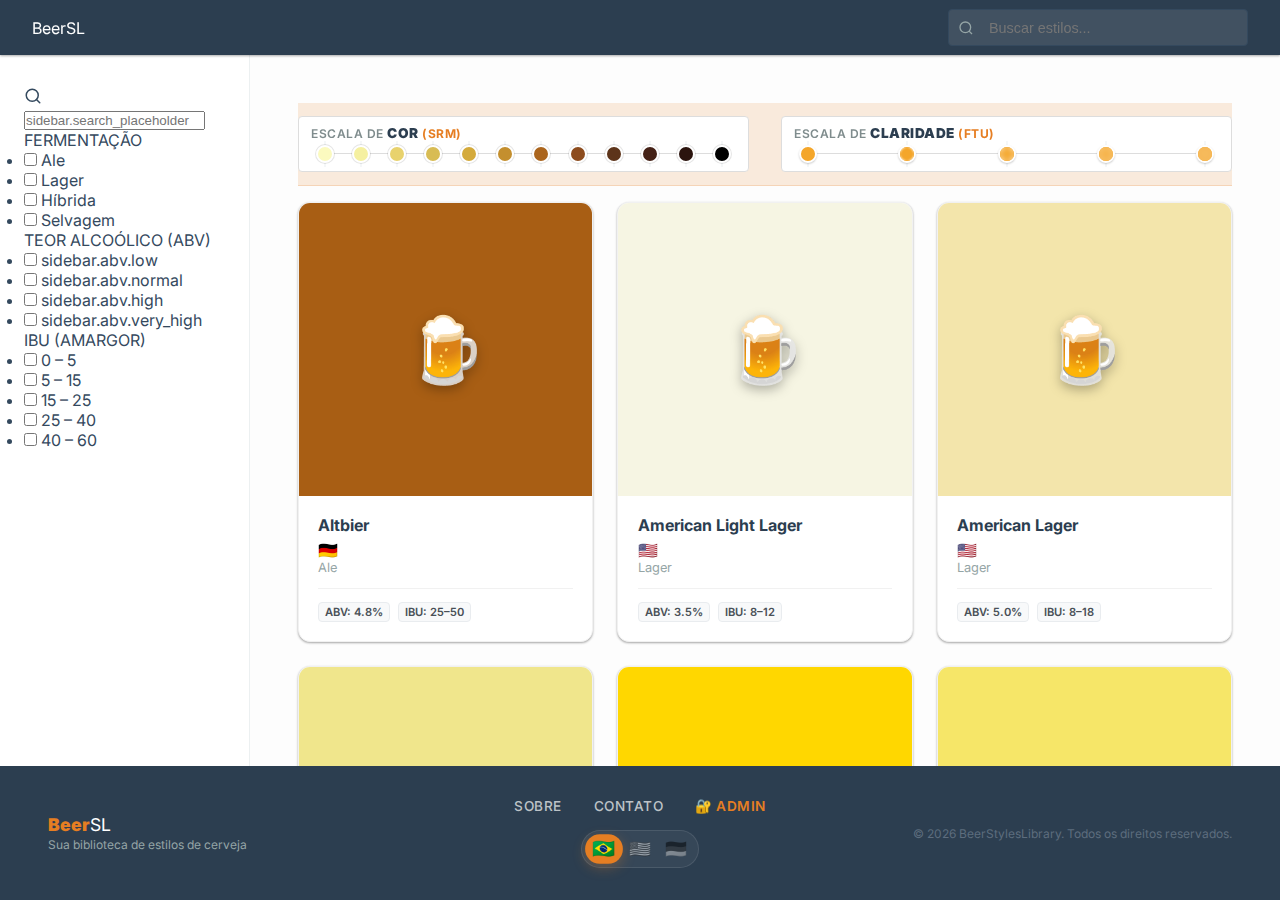
<file: index.html>
<!DOCTYPE html>
<html lang="pt-BR">

<head>
    <meta charset="UTF-8">
    <meta name="viewport" content="width=device-width, initial-scale=1.0">
    <title>BeerStylesLibrary | Guia Completo de Estilos de Cerveja</title>

    <!-- Fonts -->
    <link rel="preconnect" href="https://fonts.googleapis.com">
    <link rel="preconnect" href="https://fonts.gstatic.com" crossorigin>
    <link href="https://fonts.googleapis.com/css2?family=Inter:wght@400;500;600;700;900&display=swap" rel="stylesheet">
    <!-- Font for Hero Text -->
    <link href="https://fonts.googleapis.com/css2?family=Alfa+Slab+One&display=swap" rel="stylesheet">

    <!-- Styles -->
    <link rel="stylesheet" href="css/variables.css?v=26">
    <link rel="stylesheet" href="css/styles.css?v=26">

    <script type="module" src="js/app.js?v=3" defer></script>
</head>

<body>
    <div class="app-container">
        <!-- Header (Sticky) -->
        <header id="main-header" class="main-header"></header>

        <div class="main-layout">
            <!-- Sidebar (Sticky) -->
            <aside id="sidebar" class="sidebar"></aside>

            <!-- Main Content (Scrollable) -->
            <main class="content-area">
                <!-- Hero Section -->
                <div id="hero-section" class="hero-section"></div>

                <!-- Rulers (Sticky within content) -->
                <div id="reference-rulers"></div>
                <div id="filters-bar" class="filters-bar"></div>
                <!-- Grid (Scrollable) -->
                <div id="beer-grid" class="beer-grid"></div>
            </main>
        </div>

        <!-- Footer (Scrollable, contains language switcher) -->
        <footer id="main-footer" class="main-footer"></footer>
    </div>

    <!-- Modal Container -->
    <div id="modal-container" class="modal-container hidden"></div>
</body>

</html>
</file>
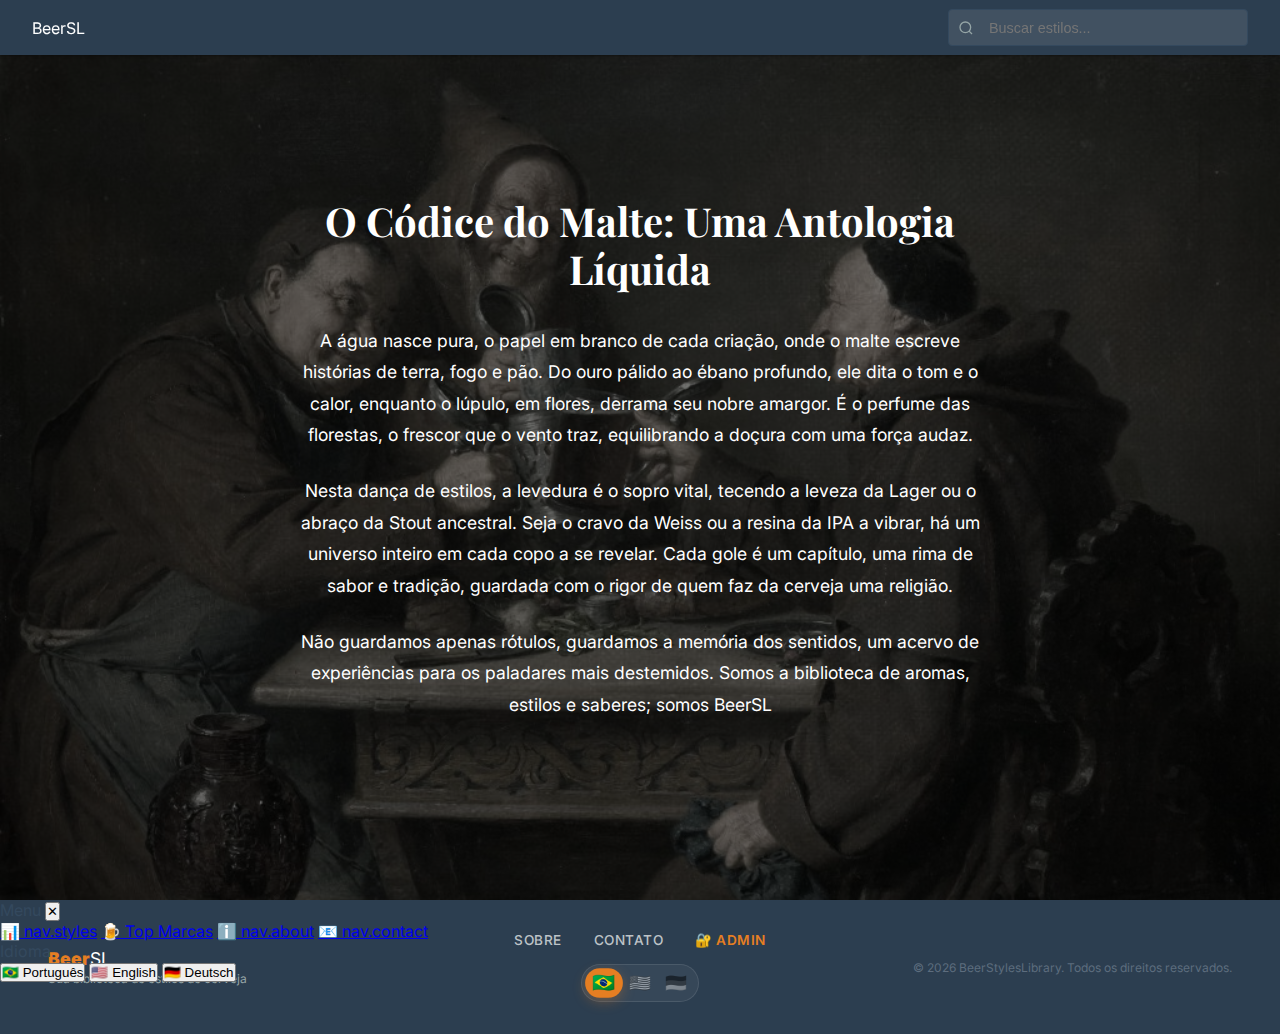
<file: about.html>
<!DOCTYPE html>
<html lang="pt-BR">

<head>
    <meta charset="UTF-8">
    <meta name="viewport" content="width=device-width, initial-scale=1.0">
    <title>BeerStylesLibrary | Sobre</title>

    <!-- Fonts -->
    <link rel="preconnect" href="https://fonts.googleapis.com">
    <link rel="preconnect" href="https://fonts.gstatic.com" crossorigin>
    <link href="https://fonts.googleapis.com/css2?family=Inter:wght@400;500;600;700;900&display=swap" rel="stylesheet">
    <!-- Playfair Display for Elegant Text (Bonus) -->
    <link href="https://fonts.googleapis.com/css2?family=Playfair+Display:ital,wght@0,400;0,700;1,400&display=swap"
        rel="stylesheet">


    <!-- Styles -->
    <link rel="stylesheet" href="css/variables.css?v=46">
    <link rel="stylesheet" href="css/styles.css?v=46">
    <style>
        /* Embedded CSS for About Page Specifics */
        .about-main {
            flex: 1;
            display: flex;
            align-items: center;
            justify-content: center;
            padding: 4rem 2rem;
            min-height: calc(100vh - var(--header-height));
            background-image: url('img/about-bg.jpg');
            background-size: cover;
            background-position: center;
            background-repeat: no-repeat;
            position: relative;
        }

        .about-main::before {
            content: '';
            position: absolute;
            top: 0;
            left: 0;
            right: 0;
            bottom: 0;
            background: rgba(0, 0, 0, 0.5);
            z-index: 1;
        }

        .about-container {
            max-width: 800px;
            text-align: center;
            position: relative;
            z-index: 2;
            background: transparent;
            padding: 3rem;
            border-radius: 0;
            box-shadow: none;
            margin-top: -1cm;
        }

        .about-title {
            font-family: 'Playfair Display', serif;
            font-size: 2.5rem;
            color: #ffffff;
            margin-bottom: 2rem;
            line-height: 1.2;
            font-weight: 700;
        }

        .about-text {
            font-family: 'Inter', sans-serif;
            font-size: 1.1rem;
            line-height: 1.8;
            color: #ffffff;
            margin-bottom: 1.5rem;
            text-align: center;
        }

        .about-text:last-of-type {
            margin-bottom: 0;
        }

        /* Footer styles removed (moved to global styles) */
    </style>

    <script type="module" src="js/app.js" defer></script>
</head>

<body>
    <div class="app-container">
        <!-- Header (Sticky) -->
        <!-- Unified Header -->
        <header id="main-header" class="main-header">
            <div class="header-left">
                <a href="index.html" class="header-logo">
                    <span class="logo-text">Beer<span class="logo-accent">SL</span></span>
                </a>
            </div>
            <div class="header-nav-pills">
                <nav class="nav-pills">
                    <a href="index.html" class="nav-pill">
                        📊 <span data-i18n="nav.styles">Estilos</span>
                    </a>
                    <a href="top-brands.html" class="nav-pill">
                        🍺 <span data-i18n="nav.brands">Top Brands</span>
                    </a>
                    <a href="about.html" class="nav-pill active">
                        ℹ️ <span data-i18n="nav.about">Sobre</span>
                    </a>
                    <a href="contact.html" class="nav-pill">
                        📧 <span data-i18n="nav.contact">Contato</span>
                    </a>
                </nav>
            </div>
            <div class="header-right">
                <button class="menu-toggle" id="menu-toggle" onclick="window.beerslOpenMenu()">
                    <span></span>
                    <span></span>
                    <span></span>
                </button>
            </div>
        </header>

        <!-- Main Content -->
        <main class="about-main">
            <div class="about-container">
                <h1 class="about-title" data-i18n="about.title"></h1>
                <p class="about-text" data-i18n="about.p1"></p>
                <p class="about-text" data-i18n="about.p2"></p>
                <p class="about-text" data-i18n="about.p3"></p>
            </div>
        </main>

        <!-- Footer -->
        <!-- Unified Footer -->
        <footer id="main-footer" class="main-footer">
            <div class="footer-content">
                <div class="footer-brand">
                    <span class="footer-logo">Beer<span class="logo-accent">SL</span></span>
                    <p class="footer-tagline" data-i18n="footer.tagline">Sua enciclopédia definitiva de cervejas.</p>
                </div>
                <div class="footer-links">
                    <a href="index.html" data-i18n="nav.styles">Estilos</a>
                    <a href="top-brands.html" data-i18n="nav.brands">Top Brands</a>
                    <a href="about.html" data-i18n="nav.about">Sobre</a>
                    <a href="contact.html" data-i18n="nav.contact">Contato</a>
                </div>
                <div class="footer-copyright">
                    &copy; 2024 BeerSL. <span data-i18n="footer.rights">Todos os direitos reservados.</span>
                </div>
            </div>
        </footer>
    </div>

    <!-- Empty Modal Container just in case app.js references it -->
    <div id="modal-container" class="modal-container hidden"></div>
    <!-- Mobile Sidebar -->
    <aside id="mobile-sidebar" class="mobile-sidebar">
        <div class="sidebar-header">
            <span class="sidebar-title">Menu</span>
            <button class="sidebar-close" id="sidebar-close" onclick="window.beerslCloseMenu()">✕</button>
        </div>
        <nav class="sidebar-nav">
            <a href="index.html" class="sidebar-link">📊 <span data-i18n="nav.styles">Estilos</span></a>
            <a href="top-brands.html" class="sidebar-link">🍺 <span data-i18n="nav.brands">Top Brands</span></a>
            <a href="about.html" class="sidebar-link active">ℹ️ <span data-i18n="nav.about">Sobre</span></a>
            <a href="contact.html" class="sidebar-link">📧 <span data-i18n="nav.contact">Contato</span></a>
        </nav>
        <div class="sidebar-lang">
            <p class="sidebar-lang-label" data-i18n="menu.language">Idioma</p>
            <div class="sidebar-lang-btns">
                <button class="lang-btn-sidebar" data-lang="pt-BR">🇧🇷 <span
                        data-i18n="lang.pt">Português</span></button>
                <button class="lang-btn-sidebar" data-lang="en">🇺🇸 <span data-i18n="lang.en">English</span></button>
                <button class="lang-btn-sidebar" data-lang="de">🇩🇪 <span data-i18n="lang.de">Deutsch</span></button>
            </div>
        </div>
        <!-- Theme menu removed -->
    </aside>
    <div id="sidebar-overlay" class="sidebar-overlay" onclick="window.beerslCloseMenu()"></div>

    <script type="module">
        import { i18n } from './js/i18n/i18n.js';

        // Define Globals immediately
        window.beerslOpenMenu = function () {
            const sidebar = document.getElementById('mobile-sidebar');
            const overlay = document.getElementById('sidebar-overlay');
            if (sidebar) sidebar.classList.add('open');
            if (overlay) overlay.classList.add('active');
            document.body.style.overflow = 'hidden';
            console.log('Menu Open (Global)');
        };

        window.beerslCloseMenu = function () {
            const sidebar = document.getElementById('mobile-sidebar');
            const overlay = document.getElementById('sidebar-overlay');
            if (sidebar) sidebar.classList.remove('open');
            if (overlay) overlay.classList.remove('active');
            document.body.style.overflow = '';
            console.log('Menu Close (Global)');
        };

        // Execute initialization
        (function () {
            document.documentElement.removeAttribute('data-theme');

            // Language Buttons
            const sidebarLangBtns = document.querySelectorAll('.lang-btn-sidebar');
            if (sidebarLangBtns.length > 0) {
                sidebarLangBtns.forEach(btn => {
                    btn.addEventListener('click', () => {
                        const lang = btn.dataset.lang;
                        i18n.setLang(lang);
                        updateActiveFlags(lang);
                        window.beerslCloseMenu();
                    });
                });

                // Init active flag
                const currentLang = localStorage.getItem('beersl-lang') || 'pt-BR';
                updateActiveFlags(currentLang);
            }

            function updateActiveFlags(lang) {
                const allLangBtns = document.querySelectorAll('.lang-btn-sidebar');
                allLangBtns.forEach(btn => {
                    const isActive = btn.dataset.lang === lang || (lang.startsWith('pt') && btn.dataset.lang === 'pt-BR');
                    if (isActive) btn.classList.add('active');
                    else btn.classList.remove('active');
                });
            }

            // Init Translations
            i18n.init();
        })();
    </script>
</body>

</html>
</file>
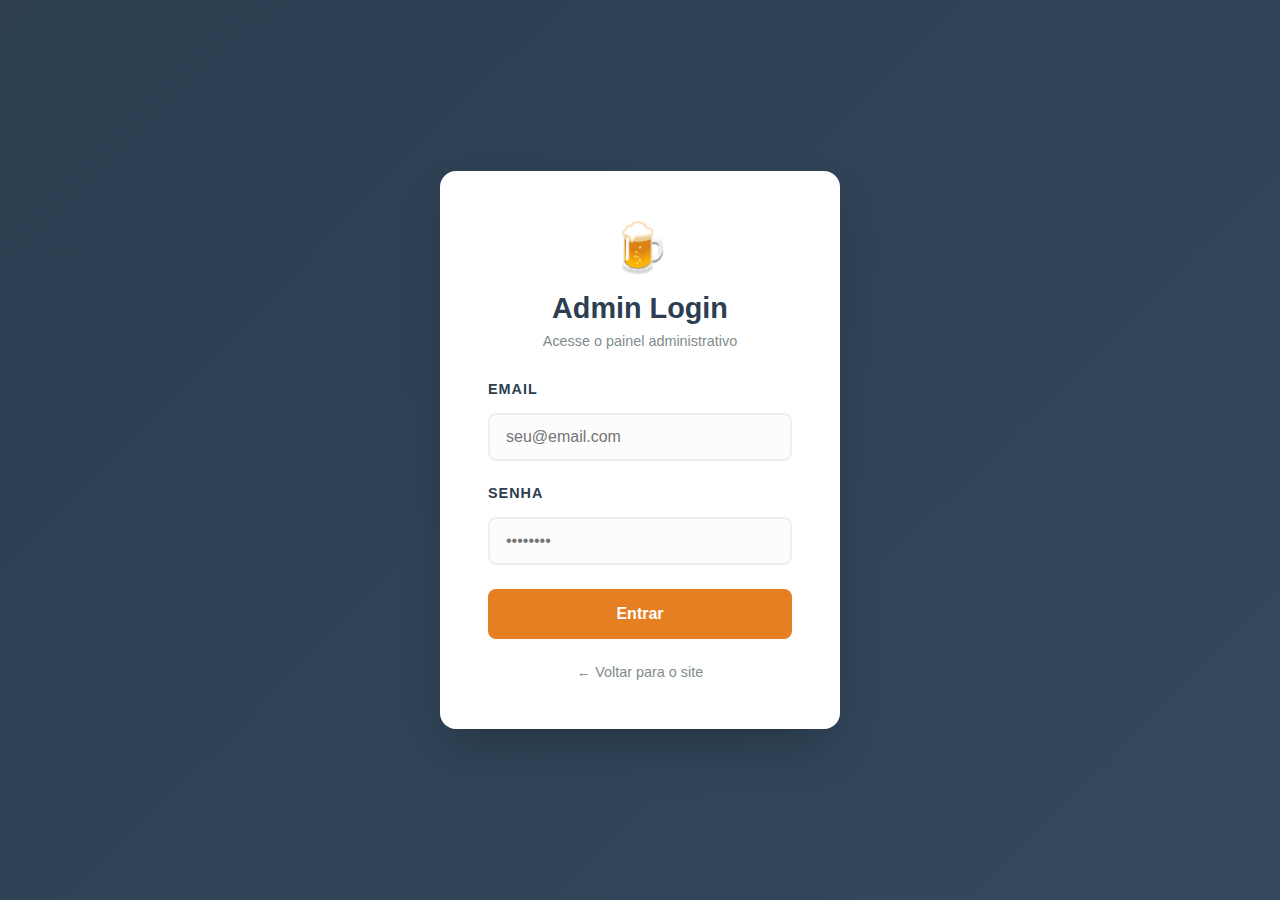
<file: admin.html>
<!DOCTYPE html>
<html lang="pt-BR">
<head>
    <meta charset="UTF-8">
    <meta name="viewport" content="width=device-width, initial-scale=1.0">
    <title>Admin Login | BeerStylesLibrary</title>
    <link rel="stylesheet" href="css/variables.css">
    <link rel="stylesheet" href="css/styles.css">
    <style>
        body {
            margin: 0;
            font-family: 'Inter', -apple-system, BlinkMacSystemFont, 'Segoe UI', sans-serif;
            background: linear-gradient(135deg, #2c3e50 0%, #34495e 100%);
            min-height: 100vh;
            display: flex;
            align-items: center;
            justify-content: center;
        }
        
        .login-container {
            background: white;
            border-radius: 16px;
            box-shadow: 0 25px 50px -12px rgba(0, 0, 0, 0.25);
            padding: 3rem;
            width: 90%;
            max-width: 400px;
        }
        
        .login-header {
            text-align: center;
            margin-bottom: 2rem;
        }
        
        .login-header h1 {
            margin: 0 0 0.5rem 0;
            color: #2c3e50;
            font-size: 1.8rem;
        }
        
        .login-header .beer-icon {
            font-size: 3rem;
            margin-bottom: 1rem;
        }
        
        .login-header p {
            margin: 0;
            color: #7f8c8d;
            font-size: 0.9rem;
        }
        
        .form-group {
            margin-bottom: 1.5rem;
        }
        
        .form-group label {
            display: block;
            margin-bottom: 0.5rem;
            color: #2c3e50;
            font-weight: 600;
            font-size: 0.9rem;
        }
        
        .form-group input {
            width: 100%;
            padding: 0.8rem 1rem;
            border: 2px solid #ecf0f1;
            border-radius: 8px;
            font-size: 1rem;
            transition: border-color 0.2s;
            box-sizing: border-box;
        }
        
        .form-group input:focus {
            outline: none;
            border-color: var(--color-primary, #e67e22);
        }
        
        .login-button {
            width: 100%;
            padding: 1rem;
            background: var(--color-primary, #e67e22);
            color: white;
            border: none;
            border-radius: 8px;
            font-size: 1rem;
            font-weight: 600;
            cursor: pointer;
            transition: background 0.2s;
        }
        
        .login-button:hover {
            background: #d35400;
        }
        
        .login-button:disabled {
            background: #bdc3c7;
            cursor: not-allowed;
        }
        
        .error-message {
            background: #fee;
            color: #c33;
            padding: 0.8rem 1rem;
            border-radius: 8px;
            margin-bottom: 1rem;
            font-size: 0.9rem;
            display: none;
        }
        
        .error-message.show {
            display: block;
        }
        
        .back-link {
            text-align: center;
            margin-top: 1.5rem;
        }
        
        .back-link a {
            color: #7f8c8d;
            text-decoration: none;
            font-size: 0.9rem;
        }
        
        .back-link a:hover {
            color: var(--color-primary, #e67e22);
        }
        
        .loading {
            display: none;
            text-align: center;
            margin-top: 1rem;
            color: #7f8c8d;
        }
        
        .loading.show {
            display: block;
        }
    </style>
</head>
<body>
    <div class="login-container">
        <div class="login-header">
            <div class="beer-icon">🍺</div>
            <h1>Admin Login</h1>
            <p>Acesse o painel administrativo</p>
        </div>
        
        <div class="error-message" id="error-message"></div>
        
        <form id="login-form">
            <div class="form-group">
                <label for="email">Email</label>
                <input 
                    type="email" 
                    id="email" 
                    name="email" 
                    placeholder="seu@email.com"
                    required
                    autocomplete="email"
                >
            </div>
            
            <div class="form-group">
                <label for="password">Senha</label>
                <input 
                    type="password" 
                    id="password" 
                    name="password" 
                    placeholder="••••••••"
                    required
                    autocomplete="current-password"
                >
            </div>
            
            <button type="submit" class="login-button" id="login-button">
                Entrar
            </button>
            
            <div class="loading" id="loading">
                Fazendo login...
            </div>
        </form>
        
        <div class="back-link">
            <a href="index.html">← Voltar para o site</a>
        </div>
    </div>
    
    <script type="module">
        import { login, getRedirectAfterLogin } from './js/services/auth.js';
        
        const form = document.getElementById('login-form');
        const emailInput = document.getElementById('email');
        const passwordInput = document.getElementById('password');
        const loginButton = document.getElementById('login-button');
        const errorMessage = document.getElementById('error-message');
        const loading = document.getElementById('loading');
        
        // Show error message
        function showError(message) {
            errorMessage.textContent = message;
            errorMessage.classList.add('show');
        }
        
        // Hide error message
        function hideError() {
            errorMessage.classList.remove('show');
        }
        
        // Handle form submission
        form.addEventListener('submit', async (e) => {
            e.preventDefault();
            hideError();
            
            const email = emailInput.value.trim();
            const password = passwordInput.value;
            
            if (!email || !password) {
                showError('Por favor, preencha todos os campos');
                return;
            }
            
            // Disable button and show loading
            loginButton.disabled = true;
            loginButton.textContent = 'Entrando...';
            loading.classList.add('show');
            
            try {
                // Attempt login
                await login(email, password);
                
                // Success! Redirect to dashboard or stored URL
                const redirectUrl = getRedirectAfterLogin();
                window.location.href = redirectUrl;
            } catch (error) {
                // Show error
                console.error('Login failed:', error);
                showError(error.message || 'Erro ao fazer login. Verifique suas credenciais.');
                
                // Re-enable button
                loginButton.disabled = false;
                loginButton.textContent = 'Entrar';
                loading.classList.remove('show');
            }
        });
    </script>
</body>
</html>
</file>
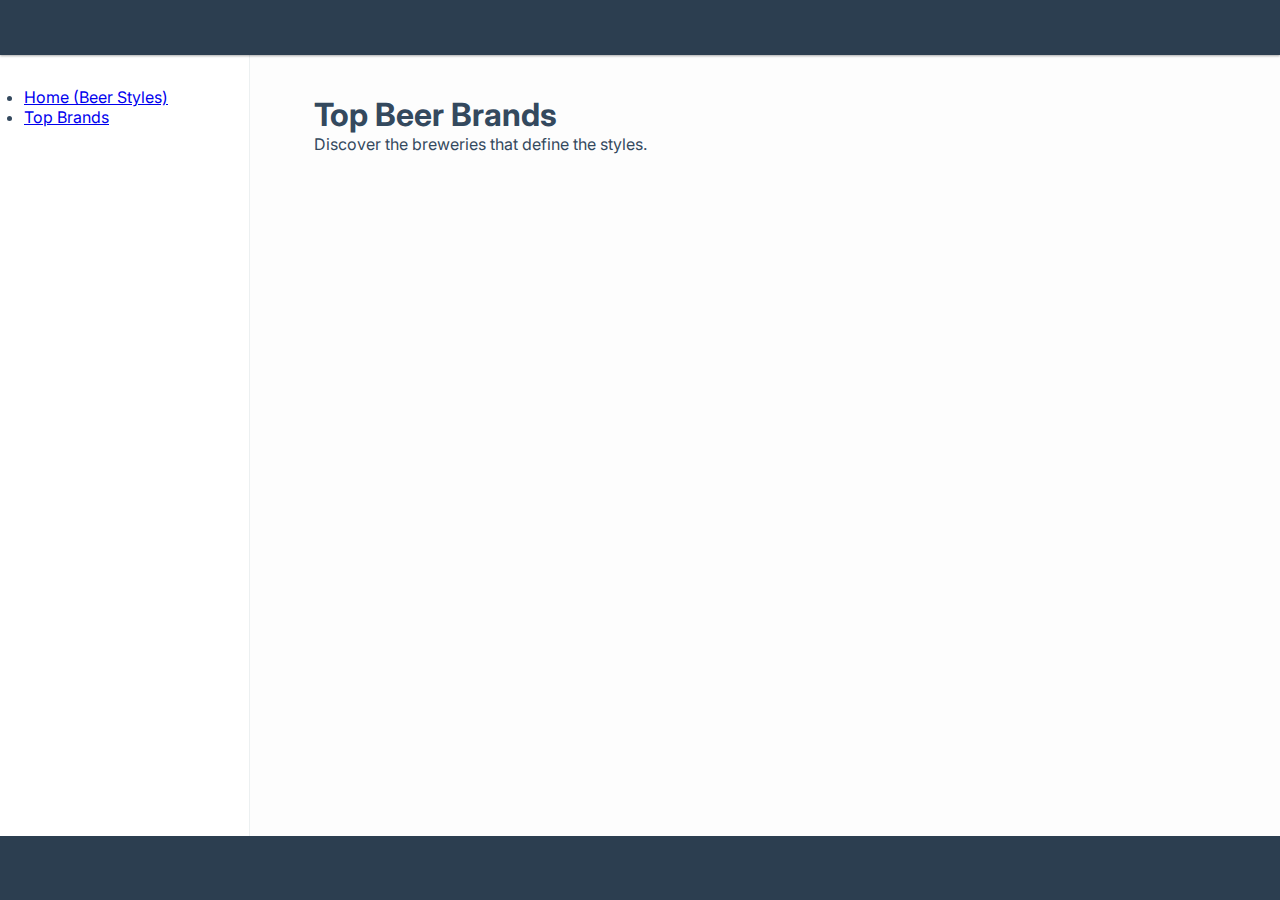
<file: brands.html>
<!DOCTYPE html>
<html lang="pt-BR">

<head>
    <meta charset="UTF-8">
    <meta name="viewport" content="width=device-width, initial-scale=1.0">
    <title>BeerStylesLibrary | Top Beer Brands</title>

    <!-- Fonts -->
    <link rel="preconnect" href="https://fonts.googleapis.com">
    <link rel="preconnect" href="https://fonts.gstatic.com" crossorigin>
    <link href="https://fonts.googleapis.com/css2?family=Inter:wght@400;500;600;700;900&display=swap" rel="stylesheet">
    <!-- Font for Hero Text -->
    <link href="https://fonts.googleapis.com/css2?family=Alfa+Slab+One&display=swap" rel="stylesheet">
    <!-- Font for Header Title -->
    <link href="https://fonts.googleapis.com/css2?family=Almendra:wght@700&display=swap" rel="stylesheet">

    <!-- Styles -->
    <link rel="stylesheet" href="css/variables.css?v=44">
    <link rel="stylesheet" href="css/styles.css?v=44">

    <!-- Brand Specific Script -->
    <script type="module" src="js/brands-app.js?v=1" defer></script>
</head>

<body>
    <div class="app-container">
        <!-- Header (Sticky) -->
        <header id="main-header" class="main-header"></header>

        <div class="main-layout">
            <!-- Sidebar (Sticky) -->
            <aside id="sidebar" class="sidebar">
                <!-- Navigation inserted by js/brands-app.js -->
                <nav class="sidebar-nav">
                    <ul>
                        <li><a href="index.html" id="nav-home">Home (Beer Styles)</a></li>
                        <li><a href="brands.html" id="nav-brands" class="active">Top Brands</a></li>
                    </ul>
                </nav>
            </aside>

            <!-- Main Content (Scrollable) -->
            <main class="content-area">
                <!-- Hero Section -->
                <div class="hero-section">
                    <h1 id="brands-hero-title">Top Beer Brands</h1>
                    <p id="brands-hero-subtitle">Discover the breweries that define the styles.</p>
                </div>

                <!-- Brands Grid -->
                <div id="brands-grid" class="brands-grid"></div>
            </main>
        </div>

        <!-- Footer (Scrollable) -->
        <footer id="main-footer" class="main-footer"></footer>
    </div>
</body>

</html>
</file>
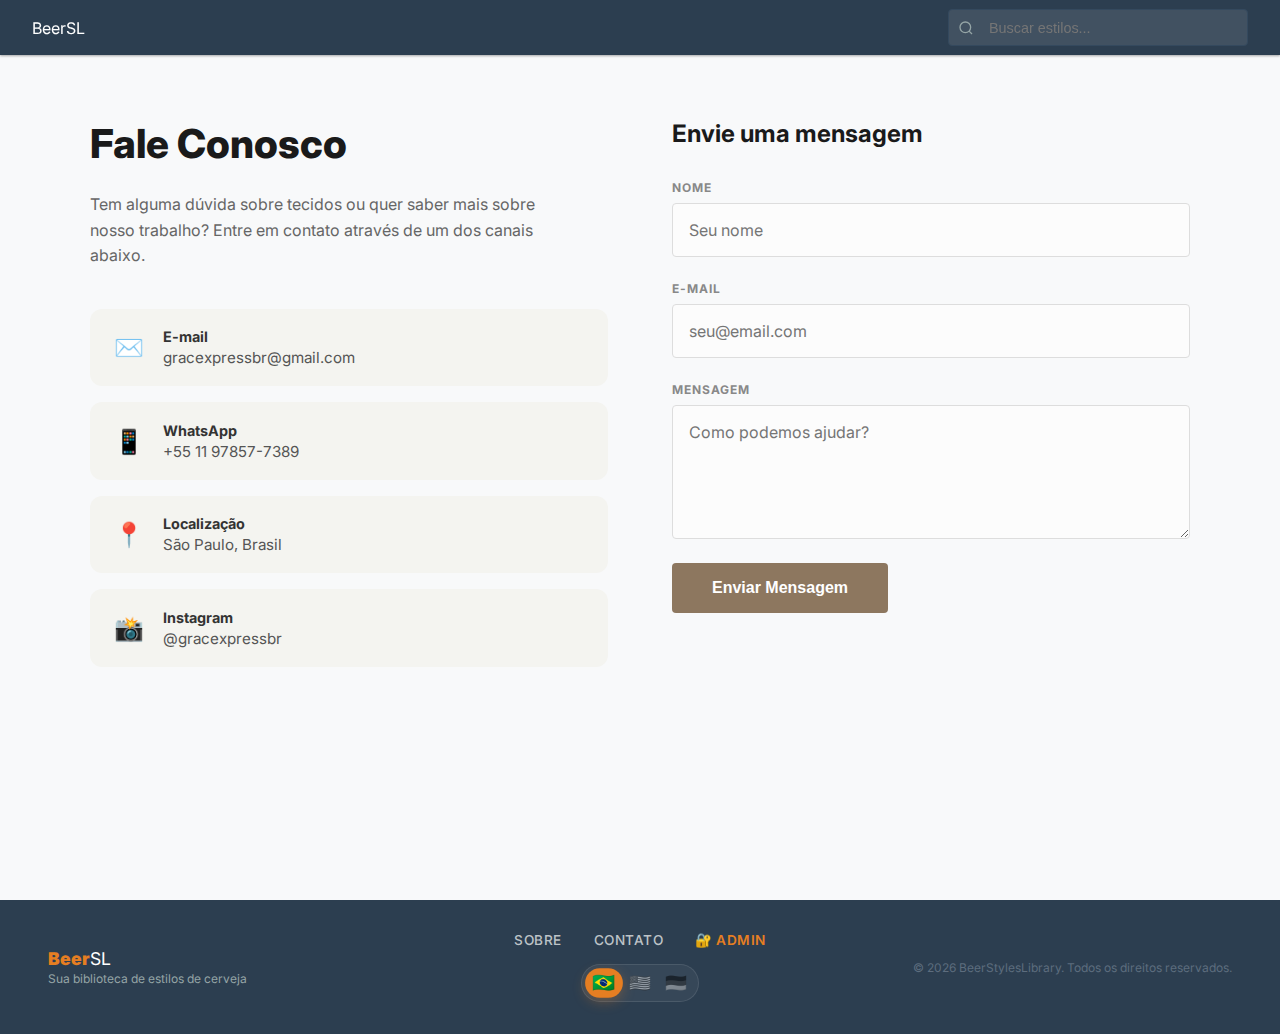
<file: contact.html>
<!DOCTYPE html>
<html lang="pt-BR">

<head>
    <meta charset="UTF-8">
    <meta name="viewport" content="width=device-width, initial-scale=1.0">
    <title>BeerStylesLibrary | Fale Conosco</title>

    <!-- Fonts -->
    <link rel="preconnect" href="https://fonts.googleapis.com">
    <link rel="preconnect" href="https://fonts.gstatic.com" crossorigin>
    <link href="https://fonts.googleapis.com/css2?family=Inter:wght@400;500;600;700;900&display=swap" rel="stylesheet">
    <link href="https://fonts.googleapis.com/css2?family=Playfair+Display:ital,wght@0,400;0,700;1,400&display=swap"
        rel="stylesheet">

    <!-- Styles -->
    <link rel="stylesheet" href="css/variables.css">
    <link rel="stylesheet" href="css/styles.css">

    <script type="module" src="js/app.js" defer></script>
</head>

<body>
    <div class="app-container">
        <!-- Header (Sticky) -->
        <header id="main-header" class="main-header"></header>

        <!-- Main Content -->
        <main class="contact-main">
            <div class="contact-container">
                <!-- Left Column: Contact Info -->
                <div class="contact-info">
                    <h1 class="contact-title" data-i18n="contact.title"></h1>
                    <p class="contact-desc" data-i18n="contact.desc"></p>

                    <div class="contact-cards">
                        <!-- Email -->
                        <div class="contact-card">
                            <div class="card-icon">✉️</div>
                            <div class="card-details">
                                <h3 data-i18n="contact.email"></h3>
                                <p>gracexpressbr@gmail.com</p>
                            </div>
                        </div>

                        <!-- WhatsApp -->
                        <div class="contact-card">
                            <div class="card-icon">📱</div>
                            <div class="card-details">
                                <h3 data-i18n="contact.whatsapp"></h3>
                                <p>+55 11 97857-7389</p>
                            </div>
                        </div>

                        <!-- Location -->
                        <div class="contact-card">
                            <div class="card-icon">📍</div>
                            <div class="card-details">
                                <h3 data-i18n="contact.location"></h3>
                                <p>São Paulo, Brasil</p>
                            </div>
                        </div>

                        <!-- Instagram -->
                        <div class="contact-card">
                            <div class="card-icon">📸</div>
                            <div class="card-details">
                                <h3 data-i18n="contact.instagram"></h3>
                                <p>@gracexpressbr</p>
                            </div>
                        </div>
                    </div>
                </div>

                <!-- Right Column: Form -->
                <div class="contact-form-wrapper">
                    <h2 class="form-title" data-i18n="contact.subtitle_form"></h2>

                    <form class="contact-form">
                        <div class="form-group">
                            <label for="name" data-i18n="contact.label_name"></label>
                            <input type="text" id="name" data-i18n-placeholder="contact.ph_name">
                        </div>

                        <div class="form-group">
                            <label for="email" data-i18n="contact.label_email"></label>
                            <input type="email" id="email" data-i18n-placeholder="contact.ph_email">
                        </div>

                        <div class="form-group">
                            <label for="message" data-i18n="contact.label_message"></label>
                            <textarea id="message" rows="5" data-i18n-placeholder="contact.ph_message"></textarea>
                        </div>

                        <div class="form-footer">
                            <button type="button" class="btn-submit" data-i18n="contact.send_btn"></button>
                        </div>
                    </form>
                </div>
            </div>
        </main>

        <!-- Footer -->
        <footer id="main-footer" class="main-footer"></footer>
    </div>

    <!-- Empty Modal Container -->
    <div id="modal-container" class="modal-container hidden"></div>
</body>

</html>
</file>
<file: css/variables.css>
:root {
    /* Colors - Light Theme (Ice White) */
    --color-primary: #e67e22;
    --color-primary-hover: #d35400;

    --color-bg-dark: #2c3e50;
    --color-bg-darker: #1a252f;

    --color-text-main: #34495e;
    --color-text-light: #7f8c8d;
    --color-text-white: #ffffff;

    --color-bg-light: #f8f9fa;
    --color-bg-white: #ffffff;

    --color-border: #ecf0f1;

    /* Layout */
    --header-height: 55px;
    --sidebar-width: 250px;

    /* Typography */
    --font-family: 'Inter', sans-serif;

    /* Shadows */
    --shadow-sm: 0 1px 3px rgba(0, 0, 0, 0.12), 0 1px 2px rgba(0, 0, 0, 0.24);
    --shadow-md: 0 4px 6px rgba(0, 0, 0, 0.1);
    --shadow-lg: 0 10px 20px rgba(0, 0, 0, 0.19), 0 6px 6px rgba(0, 0, 0, 0.23);

    /* Theme-specific */
    --theme-header-bg: #f8f9fa;
    --theme-header-text: #1a1a1a;
    --theme-footer-bg: #f8f9fa;
    --theme-footer-text: #1a1a1a;
    --theme-content-bg: #f8f9fa;
    --theme-card-bg: #ffffff;
    --theme-card-text: #34495e;
    --theme-sidebar-bg: #ffffff;
    --theme-sidebar-text: #34495e;
    --theme-footer-text: #2c3e50;
}

/* Dark Theme (Matte Black) */
html[data-theme="dark"] {
    --theme-header-bg: #1a1a1a;
    --theme-header-text: #f8f9fa;
    --theme-footer-bg: #1a1a1a;
    --theme-footer-text: #f8f9fa;
    --theme-content-bg: #2d2d2d;
    --theme-card-bg: #3d3d3d;
    --theme-card-text: #f8f9fa;
    --theme-sidebar-bg: #1a1a1a;
    --theme-sidebar-text: #e0e0e0;
    --color-bg-light: #2d2d2d;
    --color-bg-white: #2a2a2a;
    --color-text-main: #f8f9fa;
    --color-text-light: #b0b0b0;
    --color-border: #4d4d4d;
}

* {
    box-sizing: border-box;
    margin: 0;
    padding: 0;
}

body {
    font-family: var(--font-family);
    background-color: var(--color-bg-light);
    color: var(--color-text-main);
    height: 100vh;
    display: flex;
    flex-direction: column;
}

.hidden {
    display: none !important;
}

/* Theme Toggle Button */
.theme-toggle {
    display: flex;
    align-items: center;
    gap: 0.3rem;
    margin-top: 0.5rem;
    font-size: 0.75rem;
}

.theme-label {
    color: var(--color-text-light);
    margin-right: 0.25rem;
}

.theme-btn-text {
    background: none;
    border: none;
    color: var(--color-text-light);
    cursor: pointer;
    font-size: 0.75rem;
    padding: 0;
    transition: color 0.2s ease;
}

.theme-btn-text:hover {
    color: var(--color-primary);
}

.theme-btn-text.active {
    color: var(--color-primary);
    font-weight: 600;
}

.theme-divider {
    color: var(--color-text-light);
    font-size: 0.7rem;
}

.footer-right {
    text-align: right;
}
</file>
<file: css/styles.css>
/* Main Layout */
.app-container {
    display: flex;
    flex-direction: column;
    height: 100vh;
}

/* Header Styles */
.main-header {
    height: var(--header-height);
    background-color: var(--color-bg-dark);
    color: white;
    display: flex;
    align-items: center;
    justify-content: space-between;
    padding: 0 2rem;
    flex-shrink: 0;
    position: sticky;
    top: 0;
    z-index: 100;
    box-shadow: var(--shadow-sm);
}

.header-logo {
    display: flex;
    align-items: center;
    gap: 1rem;
    text-decoration: none;
    color: white;
}

.logo-icon {
    width: 40px;
    height: 40px;
    background-color: rgba(255, 255, 255, 0.1);
    border-radius: 50%;
    /* Circle container */
    display: flex;
    align-items: center;
    justify-content: center;
    border: 2px solid var(--color-primary);
    color: var(--color-primary);
}

.logo-text h1 {
    font-size: 1.2rem;
    font-weight: 700;
    margin: 0;
    line-height: 1.1;
}

.logo-text .highlight {
    color: var(--color-primary);
}

.logo-text .subtitle {
    font-size: 0.65rem;
    color: #95a5a6;
    letter-spacing: 1px;
    display: block;
    text-transform: uppercase;
}

.header-search {
    flex: 0 0 300px;
}

.search-input-wrapper {
    position: relative;
    display: flex;
    align-items: center;
}

.search-input-wrapper input {
    width: 100%;
    padding: 0.6rem 1rem 0.6rem 2.5rem;
    border-radius: 4px;
    border: 1px solid #34495e;
    /* Subtle border */
    background-color: rgba(255, 255, 255, 0.1);
    color: white;
    font-size: 0.9rem;
}

.search-input-wrapper input:focus {
    outline: none;
    background-color: rgba(255, 255, 255, 0.15);
    border-color: var(--color-primary);
}

.search-input-wrapper .search-icon {
    position: absolute;
    left: 10px;
    color: #95a5a6;
    width: 16px;
    height: 16px;
}

/* Layout Container */
.main-layout {
    display: flex;
    flex: 1;
    overflow: hidden;
}

/* Sidebar Styles */
.sidebar {
    width: var(--sidebar-width);
    background-color: var(--color-bg-white);
    border-right: 1px solid var(--color-border);
    overflow-y: auto;
    padding: 2rem 1.5rem;
    flex-shrink: 0;
    position: sticky;
    top: var(--header-height);
    height: calc(100vh - var(--header-height));
}

.filter-group {
    margin-bottom: 0.8rem;
    padding-bottom: 0.8rem;
    border-bottom: 1px solid var(--color-border);
}

.filter-group:last-child {
    border-bottom: none;
    margin-bottom: 0;
    padding-bottom: 0;
}

.filter-group h3 {
    font-size: 0.75rem;
    text-transform: uppercase;
    color: var(--color-primary);
    /* Orange */
    margin-bottom: 0.5rem;
    font-weight: 700;
    letter-spacing: 0.5px;

    /* Box Styling */
    border: 1px solid var(--color-primary);
    border-radius: 12px;
    /* Rounded corners "circled" */
    padding: 4px 10px;
    display: inline-block;
    background-color: rgba(230, 126, 34, 0.1);
    /* Slight orange tint background */
}

.filter-list {
    list-style: none;
}

.filter-list li {
    margin-bottom: 0.4rem;
}

.filter-list label {
    display: flex;
    align-items: center;
    font-size: 0.9rem;
    color: var(--color-text-main);
    cursor: pointer;
    font-weight: 500;
}

.filter-list input[type="checkbox"] {
    margin-right: 0.8rem;
    width: 16px;
    height: 16px;
    accent-color: var(--color-primary);
}

/* Color Filters */
.color-filters h4 {
    font-size: 0.7rem;
    color: #bdc3c7;
    margin-bottom: 0.5rem;
    text-transform: uppercase;
}

.color-options {
    display: flex;
    gap: 0.5rem;
    margin-bottom: 1rem;
}

.color-dot {
    width: 24px;
    height: 24px;
    border-radius: 50%;
    border: none;
    cursor: pointer;
    transition: transform 0.2s;
}

.color-dot:hover {
    transform: scale(1.1);
}

/* IBU Indicators */
.ibu-list li label {
    display: flex;
    align-items: center;
    gap: 8px;
}

.ibu-indicator {
    width: 12px;
    height: 12px;
    border-radius: 50%;
    display: inline-block;
    border: 1px solid rgba(0, 0, 0, 0.1);
}

/* Tag Cloud */
.tag-cloud {
    display: flex;
    flex-wrap: wrap;
    gap: 0.5rem;
}

.tag {
    padding: 0.3rem 0.8rem;
    background-color: #f0f2f5;
    border-radius: 20px;
    font-size: 0.75rem;
    color: var(--color-text-main);
    cursor: pointer;
    border: 1px solid transparent;
}

.tag:hover {
    border-color: #dcdcdc;
    background-color: #e8e8e8;
}

/* Content Area */
.content-area {
    flex: 1;
    padding: 2.5rem 3rem;
    overflow-y: auto;
    background-color: #fdfdfd;
}

/* Reference Rulers Styles (Slim Redesign) */
.reference-rulers-container {
    /* Container wrapper */
}

.rulers-toolbar {
    background: rgba(230, 126, 34, 0.15);
    /* Primary Orange Tint */
    backdrop-filter: blur(8px);
    border-bottom: 1px solid rgba(230, 126, 34, 0.2);
    border-radius: 0;
    padding: 0.8rem 0;
    /* Slightly more padding for the bar look */
    display: flex;
    align-items: center;
    gap: 2rem;
    height: auto;
    min-height: 50px;
    box-shadow: none;
    margin: -1.5rem 0 1rem 0;
    position: sticky;
    top: 0;
    z-index: 5;
}

.ruler-group {
    display: flex;
    flex-direction: column;
    align-items: stretch;
    justify-content: center;
    gap: 4px;
    flex: 1;
    border: 1px solid #ddd;
    padding: 8px 12px;
    background: white;
    border-radius: 4px;
}

.ruler-group:last-child {
    /* Both have same styling */
}

.ruler-title-wrapper {
    display: flex;
    justify-content: flex-start;
}

.ruler-main-title {
    font-size: 0.75rem;
    font-weight: 600;
    color: #7f8c8d;
    text-transform: uppercase;
    letter-spacing: 0.5px;
}

.ruler-main-title .highlight-word {
    font-size: 0.85rem;
    font-weight: 900;
    color: #2c3e50;
}

.ruler-main-title .acronym {
    font-weight: 700;
    color: #e67e22;
}

.timeline-track {
    flex: 1;
    position: relative;
    height: 20px;
    display: flex;
    align-items: center;
    padding: 0 5px;
}

.track-line {
    position: absolute;
    left: 5px;
    right: 5px;
    height: 1px;
    background: #ddd;
    z-index: 0;
}

.nodes-container {
    display: flex;
    justify-content: space-between;
    width: 100%;
    z-index: 1;
    position: relative;
}

.ruler-node {
    width: 18px;
    /* Slightly larger for touch targets */
    height: 18px;
    border-radius: 50%;
    cursor: pointer;
    position: relative;
    transition: transform 0.2s;
    box-shadow: 0 1px 2px rgba(0, 0, 0, 0.2);
    border: 2px solid white;
    /* Clean edge */
}

.ruler-node::before {
    /* Vertical separator line attempt "entre as variacoes" visually on track */
    content: '';
    position: absolute;
    top: -6px;
    bottom: -6px;
    left: 50%;
    width: 1px;
    background: #ecf0f1;
    z-index: -1;
    transform: translateX(-50%);
}

.ruler-node:hover {
    transform: scale(1.2);
    z-index: 10;
    border-color: #2c3e50;
}

/* SRM Specifics */
.srm-node {
    box-shadow: 0 0 0 1px rgba(0, 0, 0, 0.1);
}

/* Clarity Specifics */
.clarity-node {
    background: #f39c12;
    display: flex;
    align-items: center;
    justify-content: center;
}

.clarity-circle {
    width: 100%;
    height: 100%;
    border-radius: 50%;
    background: rgba(255, 255, 255, 0.1);
}

.ruler-separator {
    display: none;
    /* Managed by ruler-group border now */
}

/* Tooltip Styles - "Nome para baixo" */
.tooltip {
    position: absolute;
    top: 150%;
    /* Below the node */
    left: 50%;
    transform: translateX(-50%);
    background: white;
    /* Changed to white for clean look with border */
    color: #2c3e50;
    border: 1px solid #2c3e50;
    /* "Quadrado" style */
    padding: 6px 10px;
    border-radius: 0;
    /* Square edges */
    font-size: 0.75rem;
    white-space: nowrap;
    opacity: 0;
    pointer-events: none;
    transition: opacity 0.2s, top 0.2s;
    font-weight: 500;
    box-shadow: 0 4px 10px rgba(0, 0, 0, 0.1);
    z-index: 100;
}

.tooltip::after {
    /* Arrow pointing UP */
    content: '';
    position: absolute;
    bottom: 100%;
    /* Top of tooltip */
    left: 50%;
    margin-left: -5px;
    border-width: 5px;
    border-style: solid;
    border-color: transparent transparent #2c3e50 transparent;
}

.ruler-node:hover .tooltip {
    opacity: 1;
    top: 170%;
    /* Slide down animation */
}

.tooltip strong {
    color: #e67e22;
    margin-right: 4px;
    font-weight: 800;
}

/* Top Bar in Content */
.filters-bar {
    flex-direction: column;
    margin-bottom: 2rem;
}

.filters-bar h2 {
    font-size: 1.5rem;
    font-weight: 700;
    margin-bottom: 0.5rem;
}

.filters-bar .count {
    font-size: 0.9rem;
    color: #7f8c8d;
    margin-bottom: 1.5rem;
}

.pill-filters {
    display: flex;
    gap: 0.8rem;
    overflow-x: auto;
    padding-bottom: 0.5rem;
}

.pill-filter {
    padding: 0.5rem 1.2rem;
    background-color: white;
    border: 1px solid #ecf0f1;
    border-radius: 25px;
    font-size: 0.85rem;
    color: var(--color-text-main);
    cursor: pointer;
    white-space: nowrap;
    display: flex;
    align-items: center;
    gap: 0.5rem;
    box-shadow: 0 1px 2px rgba(0, 0, 0, 0.05);
    transition: all 0.2s;
}

.pill-filter:hover {
    border-color: var(--color-primary);
    color: var(--color-primary);
}

.pill-filter.active {
    background-color: var(--color-primary);
    color: white;
    border-color: var(--color-primary);
}

/* Loading State */
.loading-message {
    text-align: center;
    padding: 4rem 2rem;
    font-size: 1.2rem;
    color: var(--color-text-main);
    font-weight: 600;
}

/* Beer Grid */
.beer-grid {
    display: grid;
    grid-template-columns: repeat(auto-fill, minmax(260px, 1fr));
    gap: 1.5rem;
}

/* Beer Card */
.beer-card {
    background: white;
    border-radius: 12px;
    overflow: hidden;
    box-shadow: var(--shadow-sm);
    transition: transform 0.2s, box-shadow 0.2s;
    cursor: pointer;
    border: 1px solid #f1f1f1;
    display: flex;
    flex-direction: column;
}

.beer-card:hover {
    transform: translateY(-4px);
    box-shadow: var(--shadow-lg);
}

.card-header {
    width: 100%;
    padding-bottom: 100%;
    /* Creates 1:1 aspect ratio */
    background-color: #34495e;
    /* Default dark */
    position: relative;
    overflow: hidden;
    /* Crop images that extend beyond */
}

.card-header>* {
    position: absolute;
    top: 0;
    left: 0;
    width: 100%;
    height: 100%;
    display: flex;
    align-items: center;
    justify-content: center;
}

/* Flag positioning */
.origin-flag {
    position: absolute;
    top: 10px;
    left: 10px;
    background: rgba(0, 0, 0, 0.5);
    color: white;
    padding: 2px 8px;
    border-radius: 4px;
    font-size: 0.7rem;
    font-weight: 600;
    text-transform: uppercase;
}

.beer-glass-icon {
    font-size: 4rem;
    filter: drop-shadow(0 4px 6px rgba(0, 0, 0, 0.3));
}

.card-body {
    padding: 1.2rem;
    flex: 1;
    display: flex;
    flex-direction: column;
}

.card-body h3 {
    font-size: 1rem;
    margin-bottom: 0.3rem;
    color: #2c3e50;
}

.card-body .family {
    font-size: 0.8rem;
    color: #95a5a6;
    margin-bottom: 0.8rem;
}

.tag-pill {
    display: inline-block;
    background-color: #fff3e0;
    color: #e67e22;
    padding: 2px 8px;
    border-radius: 4px;
    font-size: 0.7rem;
    font-weight: 600;
    margin-bottom: auto;
    /* Push footer down */
    width: fit-content;
}

.card-footer {
    border-top: 1px solid #f5f5f5;
    margin-top: 1rem;
    padding-top: 0.8rem;
    display: flex;
    justify-content: space-between;
    font-size: 0.8rem;
    color: #7f8c8d;
    font-weight: 500;
}

.card-footer .rating {
    color: #27ae60;
    /* Green for rating */
}

/* Card Stats Styles */
.card-stats {
    display: flex;
    gap: 0.5rem;
    margin-top: auto;
    padding-top: 0.8rem;
    border-top: 1px solid #f1f1f1;
}

.stat-badge {
    font-size: 0.7rem;
    background-color: #f8f9fa;
    border: 1px solid #e9ecef;
    border-radius: 4px;
    padding: 2px 6px;
    color: #495057;
    font-weight: 600;
}

/* Modal Styles */
.modal-container {
    position: fixed;
    top: 0;
    left: 0;
    width: 100%;
    height: 100%;
    background-color: rgba(30, 30, 30, 0.6);
    z-index: 1000;
    display: flex;
    justify-content: center;
    align-items: center;
    backdrop-filter: blur(4px);
    opacity: 0;
    pointer-events: none;
    transition: opacity 0.3s;
}

.modal-container.active {
    opacity: 1;
    pointer-events: auto;
}

.modal-content {
    width: 90%;
    max-width: 1000px;
    height: 85vh;
    background: white;
    border-radius: 16px;
    display: flex;
    overflow: hidden;
    box-shadow: 0 25px 50px -12px rgba(0, 0, 0, 0.25);
}

.modal-left {
    width: 35%;
    background-color: #2c3e50;
    color: white;
    display: flex;
    flex-direction: column;
    align-items: center;
    justify-content: center;
    position: relative;
    padding: 2rem;
}

.modal-left .beer-detail-glass {
    width: 100px;
    /* Placeholder for glass rendering */
    height: 160px;
    background: #f1c40f;
    border-radius: 4px 4px 12px 12px;
    position: relative;
    box-shadow: 0 0 20px rgba(0, 0, 0, 0.3);
}

.modal-left .beer-detail-glass::before {
    content: '';
    position: absolute;
    top: 0;
    left: 0;
    right: 0;
    height: 20px;
    background: white;
    /* Foam */
    border-radius: 4px 4px 0 0;
}

.modal-info-tag {
    position: absolute;
    top: 2rem;
    left: 2rem;
    background: rgba(0, 0, 0, 0.3);
    padding: 0.3rem 0.8rem;
    border-radius: 4px;
    font-size: 0.75rem;
    font-weight: 600;
}

.modal-right {
    width: 65%;
    padding: 2.5rem;
    overflow-y: auto;
    position: relative;
}

.close-modal-btn {
    position: absolute;
    top: 2rem;
    right: 2rem;
    background: #e67e22;
    border: none;
    color: white;
    width: 32px;
    height: 32px;
    border-radius: 50%;
    cursor: pointer;
    font-weight: 700;
    display: flex;
    align-items: center;
    justify-content: center;
}

.beer-title-section h2 {
    font-size: 2rem;
    color: #2c3e50;
    margin-bottom: 0.2rem;
}

.beer-title-section .aka {
    font-style: italic;
    color: #7f8c8d;
    margin-bottom: 1.5rem;
}

.general-impression {
    background-color: #fff8e1;
    border-left: 4px solid #e67e22;
    padding: 1.5rem;
    border-radius: 0 8px 8px 0;
    color: #5d4037;
    line-height: 1.6;
    margin-bottom: 2rem;
}

.specs-grid {
    display: grid;
    grid-template-columns: repeat(3, 1fr);
    gap: 1.5rem;
    margin-bottom: 2rem;
}

.spec-item {
    background: #f8f9fa;
    padding: 1rem;
    border-radius: 8px;
    text-align: center;
}

.spec-item h5 {
    color: #95a5a6;
    font-size: 0.7rem;
    text-transform: uppercase;
    margin-bottom: 0.5rem;
}

.spec-item span {
    font-weight: 700;
    color: #2c3e50;
    font-size: 1.1rem;
}

.section-title {
    font-size: 0.85rem;
    color: #95a5a6;
    text-transform: uppercase;
    margin: 1.5rem 0 1rem;
    letter-spacing: 0.5px;
    font-weight: 700;
}

.sensory-bars {
    display: flex;
    flex-direction: column;
    gap: 0.8rem;
}

.sensory-row {
    display: flex;
    align-items: center;
    gap: 1rem;
}

.sensory-label {
    width: 80px;
    font-size: 0.85rem;
    color: #34495e;
}

.bar-container {
    flex: 1;
    height: 6px;
    background: #ecf0f1;
    border-radius: 3px;
    overflow: hidden;
}

.bar-fill {
    height: 100%;
    background-color: #bdc3c7;
    /* Default */
    border-radius: 3px;
}

.bar-fill.malte {
    background-color: #d35400;
}

.bar-fill.lupulo {
    background-color: #27ae60;
}

.bar-fill.levedura {
    background-color: #8e44ad;
}

/* Footer Styles */
.main-footer {
    background-color: var(--color-bg-dark);
    color: white;
    padding: 2rem 3rem;
    flex-shrink: 0;
}


.footer-content {
    max-width: 1400px;
    margin: 0 auto;
    display: grid;
    grid-template-columns: 1fr auto 1fr;
    align-items: center;
    gap: 1rem;
}

.footer-brand {
    display: flex;
    flex-direction: column;
    justify-self: start;
}

.footer-logo {
    font-size: 1.1rem;
    font-weight: 400;
    color: white;
}

.footer-logo strong {
    color: var(--color-primary);
    font-weight: 900;
}

.footer-tagline {
    font-size: 0.75rem;
    color: #95a5a6;
    margin-top: 2px;
}

.footer-center {
    display: flex;
    flex-direction: column;
    align-items: center;
    gap: 1rem;
}

.footer-nav {
    display: flex;
    gap: 2rem;
}

.footer-nav a {
    color: #bdc3c7;
    text-decoration: none;
    font-size: 0.85rem;
    font-weight: 500;
    transition: color 0.2s;
    text-transform: uppercase;
    letter-spacing: 0.5px;
}

.footer-nav a:hover {
    color: var(--color-primary);
}

.footer-copy {
    font-size: 0.75rem;
    color: #5d6d7e;
    text-align: right;
    justify-self: end;
}

/* Sophisticated Language Switcher */
.language-switcher {
    display: flex;
    background: rgba(255, 255, 255, 0.05);
    border-radius: 20px;
    padding: 4px;
    border: 1px solid rgba(255, 255, 255, 0.1);
    backdrop-filter: blur(5px);
}

.lang-btn {
    width: 36px;
    height: 28px;
    border: none;
    background: transparent;
    border-radius: 16px;
    cursor: pointer;
    font-size: 1.1rem;
    transition: all 0.3s cubic-bezier(0.4, 0, 0.2, 1);
    display: flex;
    align-items: center;
    justify-content: center;
    opacity: 0.5;
    filter: grayscale(100%);
    position: relative;
}

.lang-btn:hover {
    opacity: 0.8;
    background: rgba(255, 255, 255, 0.05);
    transform: translateY(-1px);
    filter: grayscale(50%);
}

.lang-btn.active {
    background: var(--color-primary);
    opacity: 1;
    color: white;
    box-shadow: 0 4px 12px rgba(230, 126, 34, 0.3);
    filter: grayscale(0%);
    transform: scale(1.05);
}

/* Remove old footer styles */
.footer-languages,
.header-center,
.header-actions {
    display: none;
}

/* Updated Header Logo Styles */
.logo-container {
    display: flex;
    align-items: center;
    gap: 1.5rem;
}

.site-logo {
    height: 48px;
    width: auto;
    object-fit: contain;
}

.site-subtitle {
    font-size: 0.9rem;
    color: #bdc3c7;
    text-transform: uppercase;
    letter-spacing: 1px;
    font-weight: 500;
    border-left: 1px solid rgba(255, 255, 255, 0.2);
    padding-left: 1.5rem;
    height: 32px;
    display: flex;
    align-items: center;
}


/* Rotating Banner Styles */
.rotating-banner-container {
    flex: 1;
    display: flex;
    justify-content: center;
    align-items: center;
    height: 100%;
    overflow: hidden;
    padding: 0 1rem;
}

.rotating-text {
    display: flex;
    flex-direction: column;
    align-items: center;
    justify-content: center;
    text-align: center;
    opacity: 0;
    /* Initial state */
    width: 100%;
}

.banner-line.title {
    font-size: 1rem;
    font-weight: 800;
    text-transform: uppercase;
    letter-spacing: 0.5px;
    line-height: 1.1;
    margin-bottom: 2px;
    text-shadow: 0 2px 4px rgba(0, 0, 0, 0.3);
}

.banner-line.subtitle {
    font-size: 0.8rem;
    font-weight: 500;
    line-height: 1.1;
    opacity: 0.9;
    text-shadow: 0 1px 2px rgba(0, 0, 0, 0.3);
}

/* Ensure Search stays to right */
.header-search {
    flex: 0 0 300px;
    /* Maintain fixed width */
}


/* Rotating Banner Styles (White BG, No Fade) */
.rotating-banner-container {
    flex: 1;
    display: flex;
    justify-content: center;
    align-items: center;
    height: 100%;
    overflow: hidden;
    padding: 0 1rem;
}

.rotating-text {
    background-color: white;
    padding: 6px 16px;
    border-radius: 6px;
    box-shadow: 0 2px 4px rgba(0, 0, 0, 0.15);
    display: flex;
    flex-direction: column;
    align-items: center;
    justify-content: center;
    text-align: center;
    width: auto;
    min-width: 320px;
    max-width: 500px;
    /* Static visibility */
    opacity: 1;
    transition: none;
}

.banner-line.title {
    font-size: 0.95rem;
    font-weight: 800;
    text-transform: uppercase;
    letter-spacing: 0.5px;
    line-height: 1.2;
    margin-bottom: 2px;
}

.banner-line.subtitle {
    font-size: 0.8rem;
    font-weight: 500;
    line-height: 1.2;
    color: #555;
    /* Dark gray for subtitle on white */
}


/* Hero Section */
.hero-section {
    margin-bottom: 2rem;
    padding: 0 1rem;
    width: 100%;
}

.hero-image-container {
    width: 100%;
    border-radius: 12px;
    overflow: hidden;
    position: relative;
    box-shadow: 0 4px 12px rgba(0, 0, 0, 0.1);
}

.hero-img {
    width: 100%;
    height: auto;
    display: block;
    object-fit: cover;
    max-height: 450px;
}

/* Hero Animated Text Overlay */
.hero-text-overlay {
    position: absolute;
    font-family: 'Alfa Slab One', cursive;
    text-transform: uppercase;
    opacity: 0;
    transition: opacity 1s ease-in-out;
    text-shadow: 3px 3px 0px rgba(0, 0, 0, 0.8);
    pointer-events: none;
    z-index: 2;
}

.hero-word-1 {
    top: 15%;
    left: 5%;
    color: #f1c40f;
    /* Yellow */
    font-size: clamp(2rem, 6vw, 4.5rem);
}

.hero-word-2 {
    top: 45%;
    right: 35%;
    /* Center-ish */
    color: #f1c40f;
    /* Yellow */
    font-size: clamp(2rem, 6vw, 4.5rem);
}

.hero-word-3 {
    bottom: 5%;
    right: 5%;
    color: #ff4757;
    /* Red */
    font-size: clamp(3rem, 8vw, 6rem);
}

.hero-beersl {
    top: 50%;
    left: 50%;
    transform: translate(-50%, -50%);
    color: #ffffff;
    font-size: clamp(4rem, 12vw, 8rem);
    width: 100%;
    text-align: center;
    letter-spacing: 2px;
}

.hero-text-overlay.visible {
    opacity: 1;
}

/* Adjustments for Compact Header */
.site-subtitle {
    font-size: 0.8rem;
    /* Smaller default */
    padding-left: 1rem;
    /* Reduced gap */
}

/* Specific adjustment for Portuguese subtitle length */
html[lang="pt-BR"] .site-subtitle {
    font-size: 0.7rem;
    letter-spacing: 0.5px;
}

.site-logo {
    height: 40px;
    /* Reduced from 48px to fit 55px header */
}

.logo-container {
    gap: 0.8rem;
    /* Reduced from 1.5rem */
}

/* Clear Filters Button */
.clear-filters-wrapper {
    margin-bottom: 1.5rem;
    /* Reduced from 2rem */
    padding-bottom: 0.8rem;
    /* Reduced from 1rem */
    border-bottom: 1px solid var(--color-border);
}

.clear-filters-btn {
    background-color: #f0f3f4;
    /* Medium/Light Gray */
    border: 1px solid #bdc3c7;
    border-radius: 6px;
    /* Soft rectangle */
    color: var(--color-primary);
    /* Orange */
    font-size: 0.8rem;
    font-weight: 700;
    text-transform: uppercase;
    cursor: pointer;
    padding: 8px 16px;
    width: 100%;
    display: flex;
    align-items: center;
    justify-content: center;
    gap: 0.5rem;
    transition: all 0.2s;
}

.clear-filters-btn:hover {
    background-color: #e0e6e8;
    transform: translateY(-1px);
    box-shadow: 0 2px 4px rgba(0, 0, 0, 0.05);
}

/* Contact Page Styles */
.contact-main {
    flex: 1;
    background-color: var(--color-bg-light);
    display: flex;
    justify-content: center;
    padding: 4rem 2rem;
    min-height: calc(100vh - var(--header-height));
}

.contact-container {
    display: grid;
    grid-template-columns: 1fr 1fr;
    gap: 4rem;
    max-width: 1100px;
    width: 100%;
}

@media (max-width: 768px) {
    .contact-container {
        grid-template-columns: 1fr;
        gap: 2rem;
    }
}

/* Left Column: Info */
.contact-title {
    font-size: 2.5rem;
    font-weight: 800;
    margin-bottom: 1.5rem;
    color: #1a1a1a;
    font-family: 'Inter', sans-serif;
}

.contact-desc {
    color: #666;
    line-height: 1.6;
    margin-bottom: 2.5rem;
    max-width: 90%;
}

.contact-cards {
    display: flex;
    flex-direction: column;
    gap: 1rem;
}

.contact-card {
    display: flex;
    align-items: center;
    gap: 1.2rem;
    background-color: #f4f4f0;
    /* Light beige/gray from image */
    padding: 1.2rem 1.5rem;
    border-radius: 12px;
    transition: transform 0.2s ease;
}

.contact-card:hover {
    transform: translateX(4px);
}

.card-icon {
    font-size: 1.5rem;
}

.card-details h3 {
    font-size: 0.9rem;
    font-weight: 700;
    color: #333;
    margin-bottom: 0.2rem;
}

.card-details p {
    font-size: 0.95rem;
    color: #555;
    word-break: break-all;
}

/* Right Column: Form */
.form-title {
    font-size: 1.5rem;
    font-weight: 700;
    margin-bottom: 2rem;
    color: #1a1a1a;
}

.contact-form {
    display: flex;
    flex-direction: column;
    gap: 1.5rem;
}

.form-group {
    display: flex;
    flex-direction: column;
    gap: 0.5rem;
}

.form-group label {
    font-size: 0.75rem;
    font-weight: 700;
    letter-spacing: 1px;
    text-transform: uppercase;
    color: #888;
}

.form-group input,
.form-group textarea {
    padding: 1rem;
    border: 1px solid #ddd;
    border-radius: 4px;
    font-size: 1rem;
    background-color: #fcfcfc;
    font-family: 'Inter', sans-serif;
    color: #333;
    resize: vertical;
}

.form-group input:focus,
.form-group textarea:focus {
    outline: none;
    border-color: #aaa;
    background-color: #fff;
    box-shadow: 0 0 0 2px rgba(0, 0, 0, 0.05);
}

.btn-submit {
    background-color: #8d775f;
    /* Brownish color from image */
    color: white;
    border: none;
    padding: 1rem 2.5rem;
    font-size: 1rem;
    font-weight: 600;
    border-radius: 4px;
    cursor: pointer;
    align-self: flex-start;
    transition: background 0.2s, transform 0.1s;
}

.btn-submit:hover {
    background-color: #7a6650;
    transform: translateY(-1px);
}

.btn-submit:active {
    transform: translateY(0);
}
</file>
